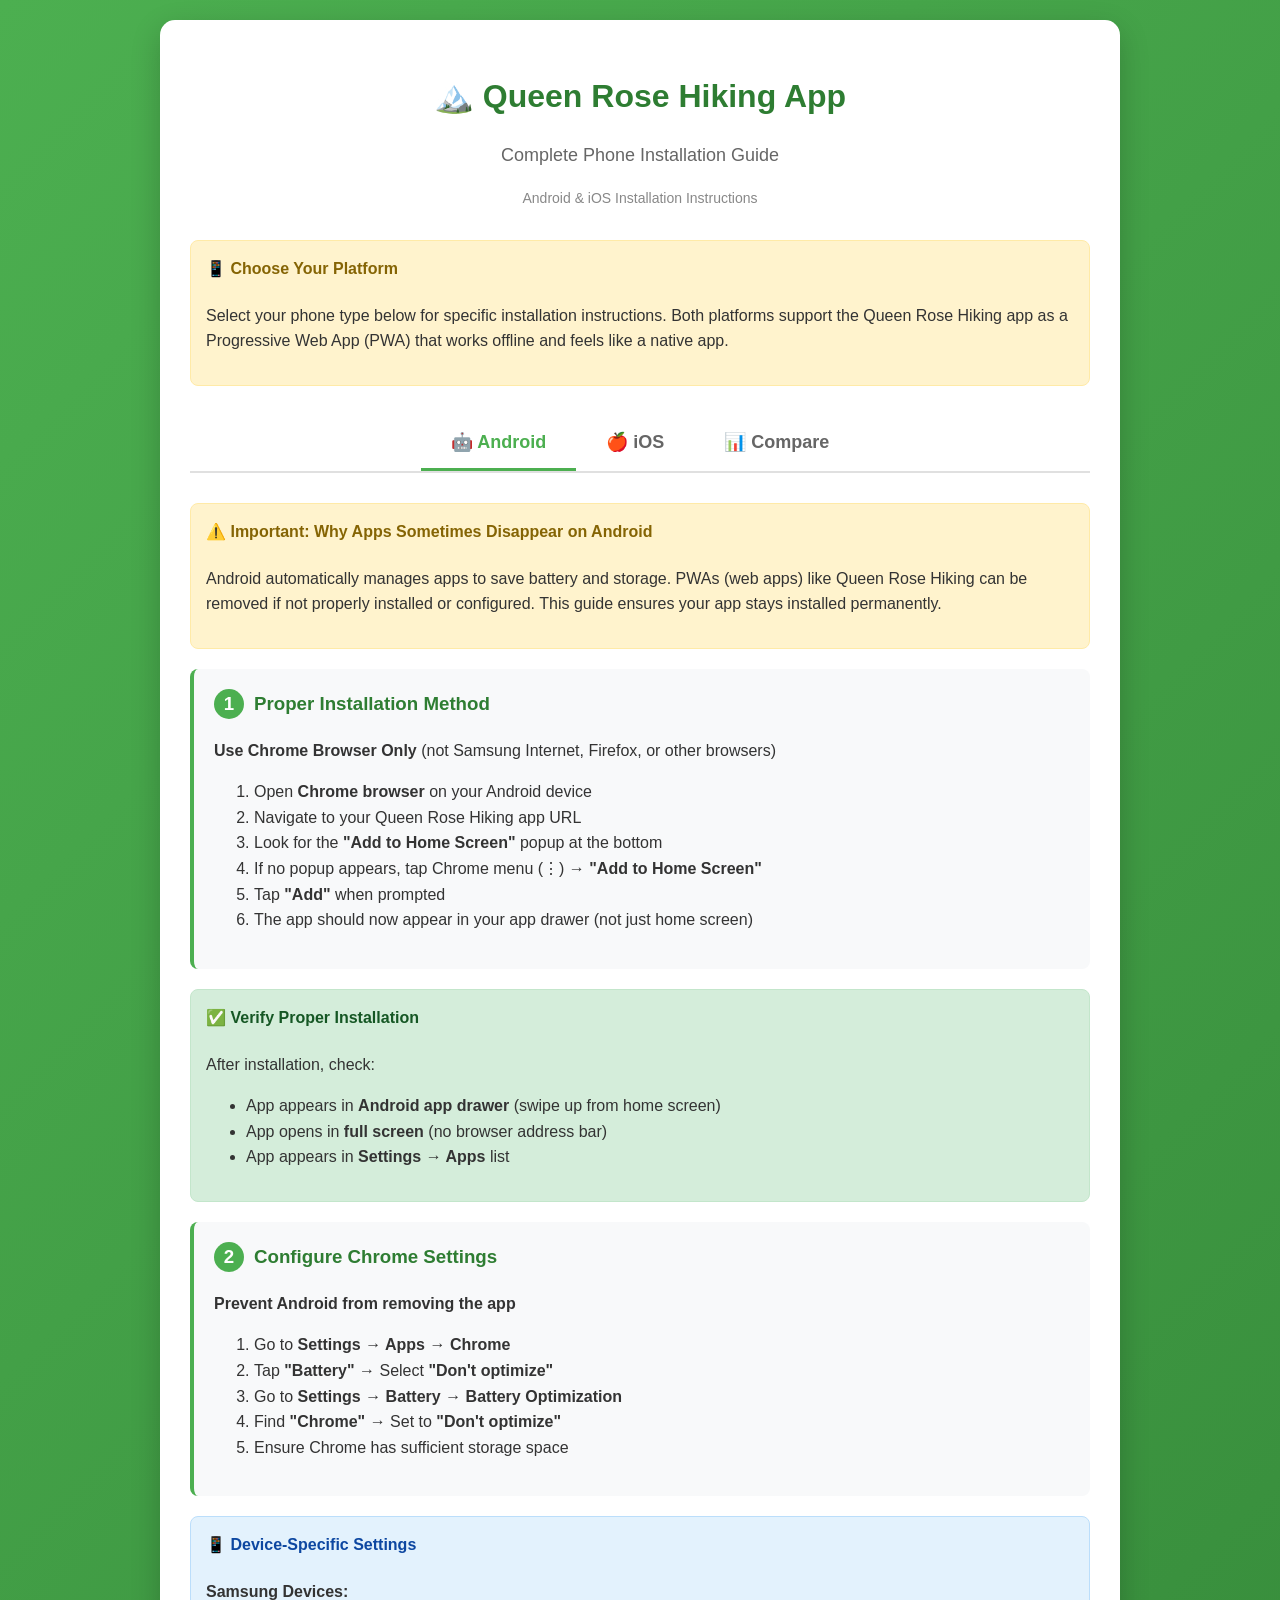
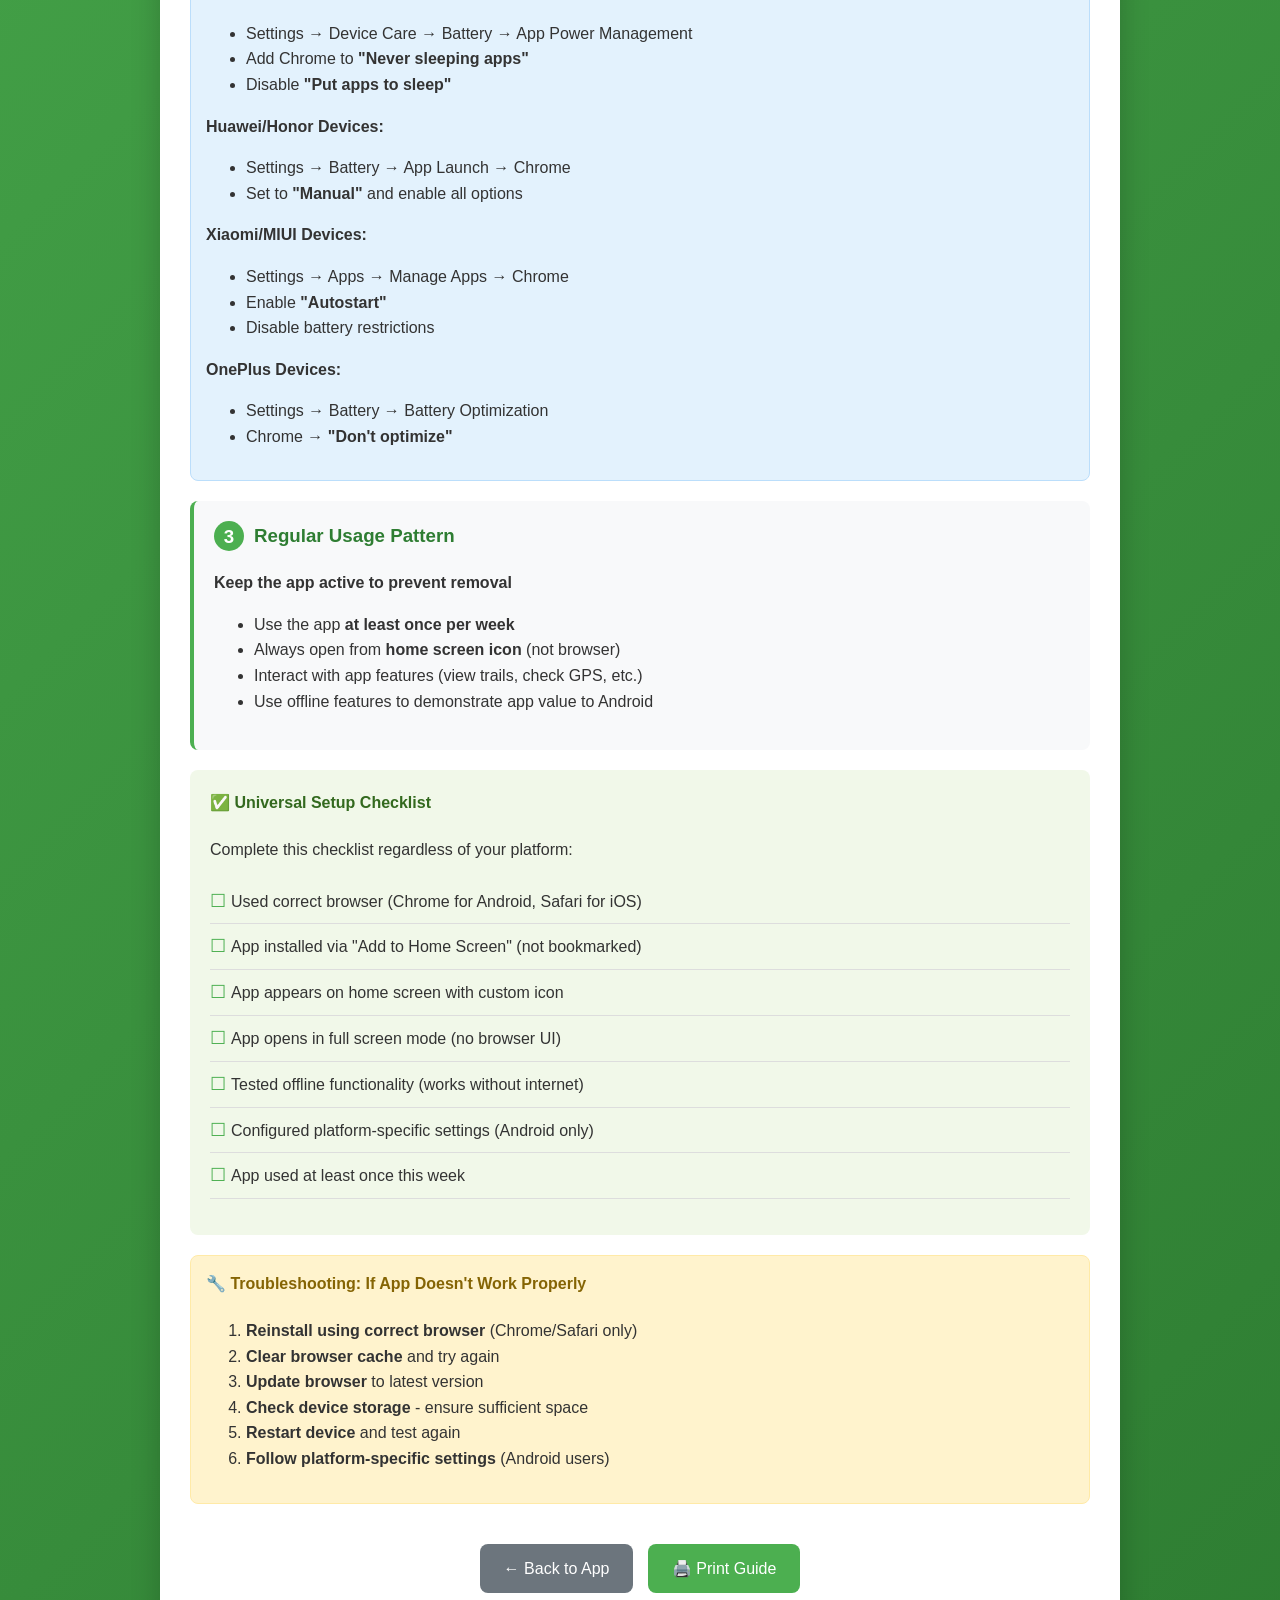
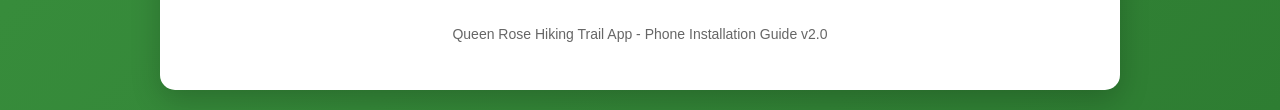
<file: phone-installation-guide.html>
<!DOCTYPE html>
<html lang="en">
<head>
    <meta charset="UTF-8">
    <meta name="viewport" content="width=device-width, initial-scale=1.0">
    <title>Phone Installation Guide - Queen Rose Hiking App</title>
    <style>
        body {
            font-family: -apple-system, BlinkMacSystemFont, 'Segoe UI', Roboto, sans-serif;
            line-height: 1.6;
            margin: 0;
            padding: 20px;
            background: linear-gradient(135deg, #4CAF50, #2E7D32);
            color: #333;
        }
        .container {
            max-width: 900px;
            margin: 0 auto;
            background: white;
            border-radius: 15px;
            padding: 30px;
            box-shadow: 0 10px 30px rgba(0,0,0,0.2);
        }
        .header {
            text-align: center;
            margin-bottom: 30px;
        }
        .header h1 {
            color: #2E7D32;
            margin-bottom: 10px;
        }
        .header p {
            color: #666;
            font-size: 18px;
        }
        .platform-tabs {
            display: flex;
            justify-content: center;
            margin: 30px 0;
            border-bottom: 2px solid #e0e0e0;
        }
        .platform-tab {
            background: none;
            border: none;
            padding: 15px 30px;
            font-size: 18px;
            font-weight: bold;
            cursor: pointer;
            color: #666;
            border-bottom: 3px solid transparent;
            transition: all 0.3s ease;
        }
        .platform-tab.active {
            color: #4CAF50;
            border-bottom-color: #4CAF50;
        }
        .platform-tab:hover {
            color: #4CAF50;
        }
        .platform-content {
            display: none;
        }
        .platform-content.active {
            display: block;
        }
        .step {
            background: #f8f9fa;
            border-left: 4px solid #4CAF50;
            padding: 20px;
            margin: 20px 0;
            border-radius: 8px;
        }
        .step h3 {
            color: #2E7D32;
            margin-top: 0;
        }
        .step-number {
            background: #4CAF50;
            color: white;
            width: 30px;
            height: 30px;
            border-radius: 50%;
            display: inline-flex;
            align-items: center;
            justify-content: center;
            font-weight: bold;
            margin-right: 10px;
        }
        .warning {
            background: #fff3cd;
            border: 1px solid #ffeaa7;
            border-radius: 8px;
            padding: 15px;
            margin: 20px 0;
        }
        .warning h4 {
            color: #856404;
            margin-top: 0;
        }
        .success {
            background: #d4edda;
            border: 1px solid #c3e6cb;
            border-radius: 8px;
            padding: 15px;
            margin: 20px 0;
        }
        .success h4 {
            color: #155724;
            margin-top: 0;
        }
        .ios-specific {
            background: #e8f4fd;
            border: 1px solid #b3d9ff;
            border-radius: 8px;
            padding: 15px;
            margin: 20px 0;
        }
        .ios-specific h4 {
            color: #0066cc;
            margin-top: 0;
        }
        .android-specific {
            background: #e3f2fd;
            border: 1px solid #bbdefb;
            border-radius: 8px;
            padding: 15px;
            margin: 20px 0;
        }
        .android-specific h4 {
            color: #0d47a1;
            margin-top: 0;
        }
        .checklist {
            background: #f1f8e9;
            border-radius: 8px;
            padding: 20px;
            margin: 20px 0;
        }
        .checklist h4 {
            color: #33691e;
            margin-top: 0;
        }
        .checklist ul {
            list-style: none;
            padding: 0;
        }
        .checklist li {
            padding: 8px 0;
            border-bottom: 1px solid #ddd;
        }
        .checklist li:before {
            content: "☐ ";
            font-size: 18px;
            color: #4CAF50;
        }
        .btn {
            background: #4CAF50;
            color: white;
            padding: 12px 24px;
            border: none;
            border-radius: 8px;
            font-size: 16px;
            cursor: pointer;
            text-decoration: none;
            display: inline-block;
            margin: 10px 5px;
        }
        .btn:hover {
            background: #45a049;
        }
        .btn-secondary {
            background: #6c757d;
        }
        .btn-secondary:hover {
            background: #5a6268;
        }
        .comparison-table {
            width: 100%;
            border-collapse: collapse;
            margin: 20px 0;
        }
        .comparison-table th,
        .comparison-table td {
            border: 1px solid #ddd;
            padding: 12px;
            text-align: left;
        }
        .comparison-table th {
            background: #f5f5f5;
            font-weight: bold;
        }
        .comparison-table .android-row {
            background: #e3f2fd;
        }
        .comparison-table .ios-row {
            background: #e8f4fd;
        }
    </style>
</head>
<body>
    <div class="container">
        <div class="header">
            <h1>🏔️ Queen Rose Hiking App</h1>
            <p>Complete Phone Installation Guide</p>
            <p style="font-size: 14px; color: #888;">Android & iOS Installation Instructions</p>
        </div>

        <div class="warning">
            <h4>📱 Choose Your Platform</h4>
            <p>Select your phone type below for specific installation instructions. Both platforms support the Queen Rose Hiking app as a Progressive Web App (PWA) that works offline and feels like a native app.</p>
        </div>

        <div class="platform-tabs">
            <button class="platform-tab active" onclick="showPlatform('android')">🤖 Android</button>
            <button class="platform-tab" onclick="showPlatform('ios')">🍎 iOS</button>
            <button class="platform-tab" onclick="showPlatform('comparison')">📊 Compare</button>
        </div>

        <!-- ANDROID CONTENT -->
        <div id="android-content" class="platform-content active">
            <div class="warning">
                <h4>⚠️ Important: Why Apps Sometimes Disappear on Android</h4>
                <p>Android automatically manages apps to save battery and storage. PWAs (web apps) like Queen Rose Hiking can be removed if not properly installed or configured. This guide ensures your app stays installed permanently.</p>
            </div>

            <div class="step">
                <h3><span class="step-number">1</span>Proper Installation Method</h3>
                <p><strong>Use Chrome Browser Only</strong> (not Samsung Internet, Firefox, or other browsers)</p>
                <ol>
                    <li>Open <strong>Chrome browser</strong> on your Android device</li>
                    <li>Navigate to your Queen Rose Hiking app URL</li>
                    <li>Look for the <strong>"Add to Home Screen"</strong> popup at the bottom</li>
                    <li>If no popup appears, tap Chrome menu (⋮) → <strong>"Add to Home Screen"</strong></li>
                    <li>Tap <strong>"Add"</strong> when prompted</li>
                    <li>The app should now appear in your app drawer (not just home screen)</li>
                </ol>
            </div>

            <div class="success">
                <h4>✅ Verify Proper Installation</h4>
                <p>After installation, check:</p>
                <ul>
                    <li>App appears in <strong>Android app drawer</strong> (swipe up from home screen)</li>
                    <li>App opens in <strong>full screen</strong> (no browser address bar)</li>
                    <li>App appears in <strong>Settings → Apps</strong> list</li>
                </ul>
            </div>

            <div class="step">
                <h3><span class="step-number">2</span>Configure Chrome Settings</h3>
                <p><strong>Prevent Android from removing the app</strong></p>
                <ol>
                    <li>Go to <strong>Settings → Apps → Chrome</strong></li>
                    <li>Tap <strong>"Battery"</strong> → Select <strong>"Don't optimize"</strong></li>
                    <li>Go to <strong>Settings → Battery → Battery Optimization</strong></li>
                    <li>Find <strong>"Chrome"</strong> → Set to <strong>"Don't optimize"</strong></li>
                    <li>Ensure Chrome has sufficient storage space</li>
                </ol>
            </div>

            <div class="android-specific">
                <h4>📱 Device-Specific Settings</h4>
                
                <p><strong>Samsung Devices:</strong></p>
                <ul>
                    <li>Settings → Device Care → Battery → App Power Management</li>
                    <li>Add Chrome to <strong>"Never sleeping apps"</strong></li>
                    <li>Disable <strong>"Put apps to sleep"</strong></li>
                </ul>

                <p><strong>Huawei/Honor Devices:</strong></p>
                <ul>
                    <li>Settings → Battery → App Launch → Chrome</li>
                    <li>Set to <strong>"Manual"</strong> and enable all options</li>
                </ul>

                <p><strong>Xiaomi/MIUI Devices:</strong></p>
                <ul>
                    <li>Settings → Apps → Manage Apps → Chrome</li>
                    <li>Enable <strong>"Autostart"</strong></li>
                    <li>Disable battery restrictions</li>
                </ul>

                <p><strong>OnePlus Devices:</strong></p>
                <ul>
                    <li>Settings → Battery → Battery Optimization</li>
                    <li>Chrome → <strong>"Don't optimize"</strong></li>
                </ul>
            </div>

            <div class="step">
                <h3><span class="step-number">3</span>Regular Usage Pattern</h3>
                <p><strong>Keep the app active to prevent removal</strong></p>
                <ul>
                    <li>Use the app <strong>at least once per week</strong></li>
                    <li>Always open from <strong>home screen icon</strong> (not browser)</li>
                    <li>Interact with app features (view trails, check GPS, etc.)</li>
                    <li>Use offline features to demonstrate app value to Android</li>
                </ul>
            </div>
        </div>

        <!-- iOS CONTENT -->
        <div id="ios-content" class="platform-content">
            <div class="success">
                <h4>🍎 Great News for iOS Users!</h4>
                <p>iOS handles PWAs much better than Android. Once properly installed, your Queen Rose Hiking app will stay installed and work reliably. iOS doesn't aggressively remove PWAs like Android does.</p>
            </div>

            <div class="step">
                <h3><span class="step-number">1</span>Installation Using Safari</h3>
                <p><strong>Use Safari Browser Only</strong> (not Chrome, Firefox, or other browsers)</p>
                <ol>
                    <li>Open <strong>Safari browser</strong> on your iPhone or iPad</li>
                    <li>Navigate to your Queen Rose Hiking app URL</li>
                    <li>Tap the <strong>Share button</strong> (square with arrow pointing up)</li>
                    <li>Scroll down and tap <strong>"Add to Home Screen"</strong></li>
                    <li>Edit the app name if desired, then tap <strong>"Add"</strong></li>
                    <li>The app icon will appear on your home screen</li>
                </ol>
            </div>

            <div class="ios-specific">
                <h4>📱 iOS-Specific Features</h4>
                <p><strong>What you get with iOS installation:</strong></p>
                <ul>
                    <li><strong>Native app experience</strong> - Full screen, no Safari UI</li>
                    <li><strong>Persistent installation</strong> - Won't disappear after restart</li>
                    <li><strong>Background refresh</strong> - App stays updated</li>
                    <li><strong>Notification support</strong> - Can receive notifications</li>
                    <li><strong>Offline functionality</strong> - Works without internet</li>
                    <li><strong>Touch gestures</strong> - Optimized for iOS touch handling</li>
                </ul>
            </div>

            <div class="step">
                <h3><span class="step-number">2</span>Verify Installation</h3>
                <p><strong>Confirm proper PWA installation</strong></p>
                <ol>
                    <li>App appears on <strong>home screen</strong> with custom icon</li>
                    <li>Tap to open - should launch in <strong>full screen</strong></li>
                    <li>No Safari address bar or navigation buttons visible</li>
                    <li>App appears in <strong>Settings → General → iPhone Storage</strong></li>
                    <li>Swipe up from bottom shows app in <strong>app switcher</strong></li>
                </ol>
            </div>

            <div class="step">
                <h3><span class="step-number">3</span>Optional: Configure Settings</h3>
                <p><strong>Optimize for best experience</strong></p>
                <ul>
                    <li><strong>Background App Refresh</strong>: Settings → General → Background App Refresh → Enable for Safari</li>
                    <li><strong>Location Services</strong>: Settings → Privacy → Location Services → Safari → "While Using App"</li>
                    <li><strong>Notifications</strong>: Allow notifications if prompted by the app</li>
                    <li><strong>Storage</strong>: Ensure sufficient storage space available</li>
                </ul>
            </div>

            <div class="success">
                <h4>✅ iOS Advantages</h4>
                <p>iOS users enjoy several advantages:</p>
                <ul>
                    <li><strong>Reliable persistence</strong> - App won't disappear unexpectedly</li>
                    <li><strong>Better performance</strong> - Optimized Safari engine</li>
                    <li><strong>Seamless updates</strong> - Automatic background updates</li>
                    <li><strong>Native integration</strong> - Feels like a native iOS app</li>
                </ul>
            </div>
        </div>

        <!-- COMPARISON CONTENT -->
        <div id="comparison-content" class="platform-content">
            <h3>📊 Android vs iOS Installation Comparison</h3>
            
            <table class="comparison-table">
                <thead>
                    <tr>
                        <th>Feature</th>
                        <th>🤖 Android</th>
                        <th>🍎 iOS</th>
                    </tr>
                </thead>
                <tbody>
                    <tr class="android-row">
                        <td><strong>Installation Browser</strong></td>
                        <td>Chrome (required)</td>
                        <td>Safari (required)</td>
                    </tr>
                    <tr class="ios-row">
                        <td><strong>Installation Method</strong></td>
                        <td>Chrome Menu → Add to Home Screen</td>
                        <td>Share Button → Add to Home Screen</td>
                    </tr>
                    <tr class="android-row">
                        <td><strong>Persistence</strong></td>
                        <td>70-90% (requires configuration)</td>
                        <td>95%+ (reliable by default)</td>
                    </tr>
                    <tr class="ios-row">
                        <td><strong>Setup Complexity</strong></td>
                        <td>Complex (device-specific settings)</td>
                        <td>Simple (minimal configuration)</td>
                    </tr>
                    <tr class="android-row">
                        <td><strong>Offline Functionality</strong></td>
                        <td>Excellent (with proper setup)</td>
                        <td>Excellent (works immediately)</td>
                    </tr>
                    <tr class="ios-row">
                        <td><strong>Performance</strong></td>
                        <td>Very Good</td>
                        <td>Excellent</td>
                    </tr>
                    <tr class="android-row">
                        <td><strong>User Experience</strong></td>
                        <td>Native-like (after configuration)</td>
                        <td>Native-like (immediately)</td>
                    </tr>
                </tbody>
            </table>

            <div class="warning">
                <h4>🎯 Platform Recommendations</h4>
                <p><strong>Android Users:</strong> Follow the complete setup guide carefully. The extra configuration steps are essential for reliable app persistence.</p>
                <p><strong>iOS Users:</strong> Simple installation process with excellent reliability. Just install via Safari and enjoy!</p>
            </div>
        </div>

        <!-- UNIVERSAL CHECKLIST -->
        <div class="checklist">
            <h4>✅ Universal Setup Checklist</h4>
            <p>Complete this checklist regardless of your platform:</p>
            <ul>
                <li>Used correct browser (Chrome for Android, Safari for iOS)</li>
                <li>App installed via "Add to Home Screen" (not bookmarked)</li>
                <li>App appears on home screen with custom icon</li>
                <li>App opens in full screen mode (no browser UI)</li>
                <li>Tested offline functionality (works without internet)</li>
                <li>Configured platform-specific settings (Android only)</li>
                <li>App used at least once this week</li>
            </ul>
        </div>

        <div class="warning">
            <h4>🔧 Troubleshooting: If App Doesn't Work Properly</h4>
            <ol>
                <li><strong>Reinstall using correct browser</strong> (Chrome/Safari only)</li>
                <li><strong>Clear browser cache</strong> and try again</li>
                <li><strong>Update browser</strong> to latest version</li>
                <li><strong>Check device storage</strong> - ensure sufficient space</li>
                <li><strong>Restart device</strong> and test again</li>
                <li><strong>Follow platform-specific settings</strong> (Android users)</li>
            </ol>
        </div>

        <div style="text-align: center; margin-top: 30px;">
            <a href="javascript:history.back()" class="btn btn-secondary">← Back to App</a>
            <a href="#" onclick="window.print()" class="btn">🖨️ Print Guide</a>
        </div>

        <div style="text-align: center; margin-top: 20px; color: #666; font-size: 14px;">
            <p>Queen Rose Hiking Trail App - Phone Installation Guide v2.0</p>
        </div>
    </div>

    <script>
        function showPlatform(platform) {
            // Hide all content
            document.querySelectorAll('.platform-content').forEach(content => {
                content.classList.remove('active');
            });
            
            // Remove active class from all tabs
            document.querySelectorAll('.platform-tab').forEach(tab => {
                tab.classList.remove('active');
            });
            
            // Show selected content and activate tab
            document.getElementById(platform + '-content').classList.add('active');
            event.target.classList.add('active');
        }

        // Track setup guide usage
        if ('serviceWorker' in navigator) {
            navigator.serviceWorker.ready.then(registration => {
                console.log('[Setup Guide] Viewed phone installation guide');
            });
        }

        // Auto-detect platform and show appropriate tab
        document.addEventListener('DOMContentLoaded', function() {
            const userAgent = navigator.userAgent.toLowerCase();
            if (userAgent.includes('iphone') || userAgent.includes('ipad') || userAgent.includes('ipod')) {
                // Auto-switch to iOS tab for iOS devices
                setTimeout(() => {
                    document.querySelector('[onclick="showPlatform(\'ios\')"]').click();
                }, 500);
            }
        });
    </script>
</body>
</html>
</file>
